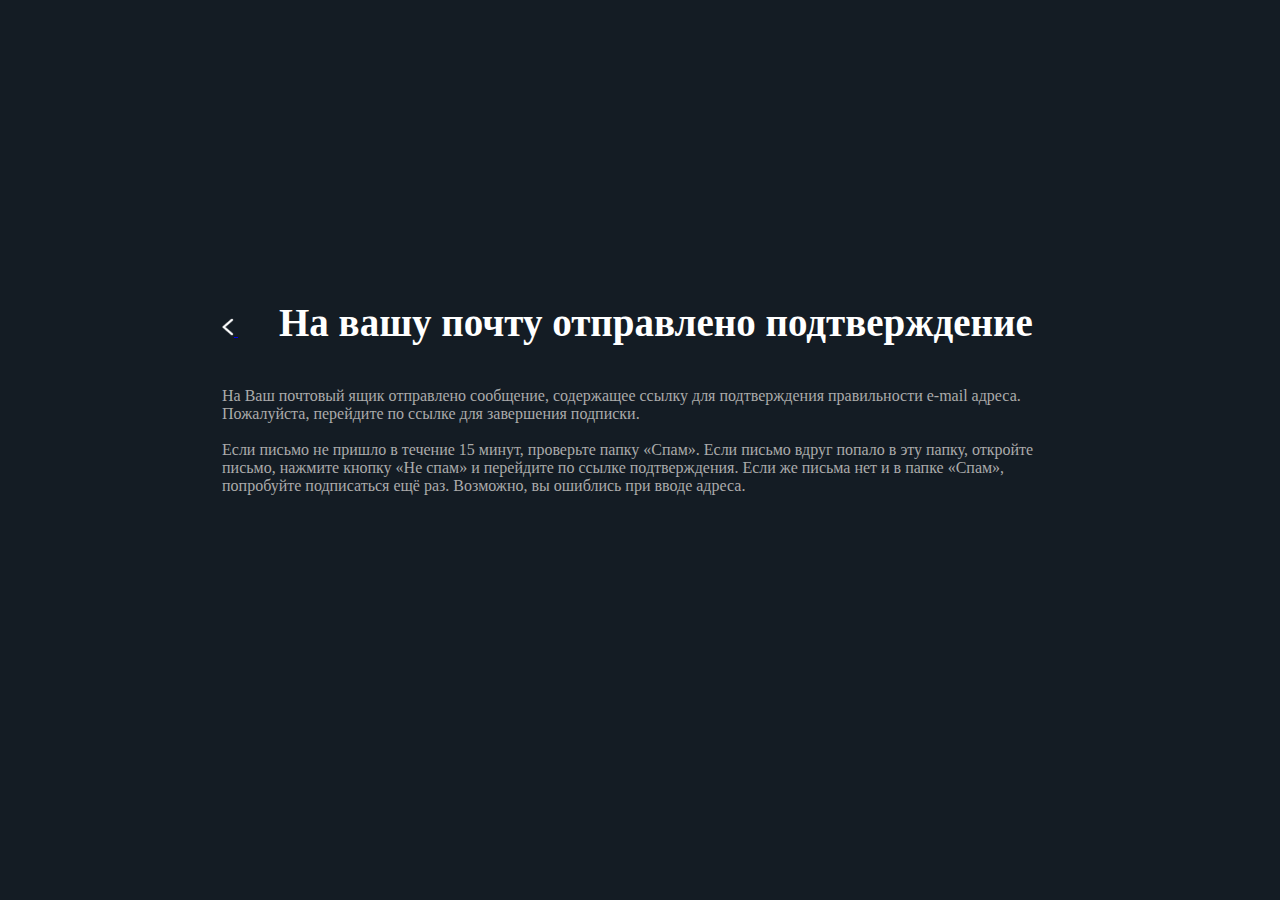
<file: podderjka registratsiya menu/index.html>
<!DOCTYPE html>
<html lang="en">
<head>
  <meta charset="UTF-8">
  <meta http-equiv="X-UA-Compatible" content="IE=edge">
  <meta name="viewport" content="width=device-width, initial-scale=1.0">
  <title>Document</title>
  <link rel="stylesheet" href="./main.css">
</head>
<body>
  
<div class="container">

  <a href="file:///C:/proyektlar%20uchun%20papka/gaming-sayt/vxod%20menu/vxod.html">
    <img src="./img/Arrow 3.png" alt="">
  </a>
  <h1>На вашу почту отправлено подтверждение</h1>

  <p>
    На Ваш почтовый ящик отправлено сообщение, содержащее ссылку для подтверждения правильности e-mail адреса. Пожалуйста, перейдите по ссылке для завершения подписки.
<br> <br>
Если письмо не пришло в течение 15 минут, проверьте папку «Спам». Если письмо вдруг попало в эту папку, откройте письмо, нажмите кнопку «Не спам» и перейдите по ссылке подтверждения. Если же письма нет и в папке «Спам», попробуйте подписаться ещё раз. Возможно, вы ошиблись при вводе адреса.
  </p>


</div>

</body>
</html>
</file>
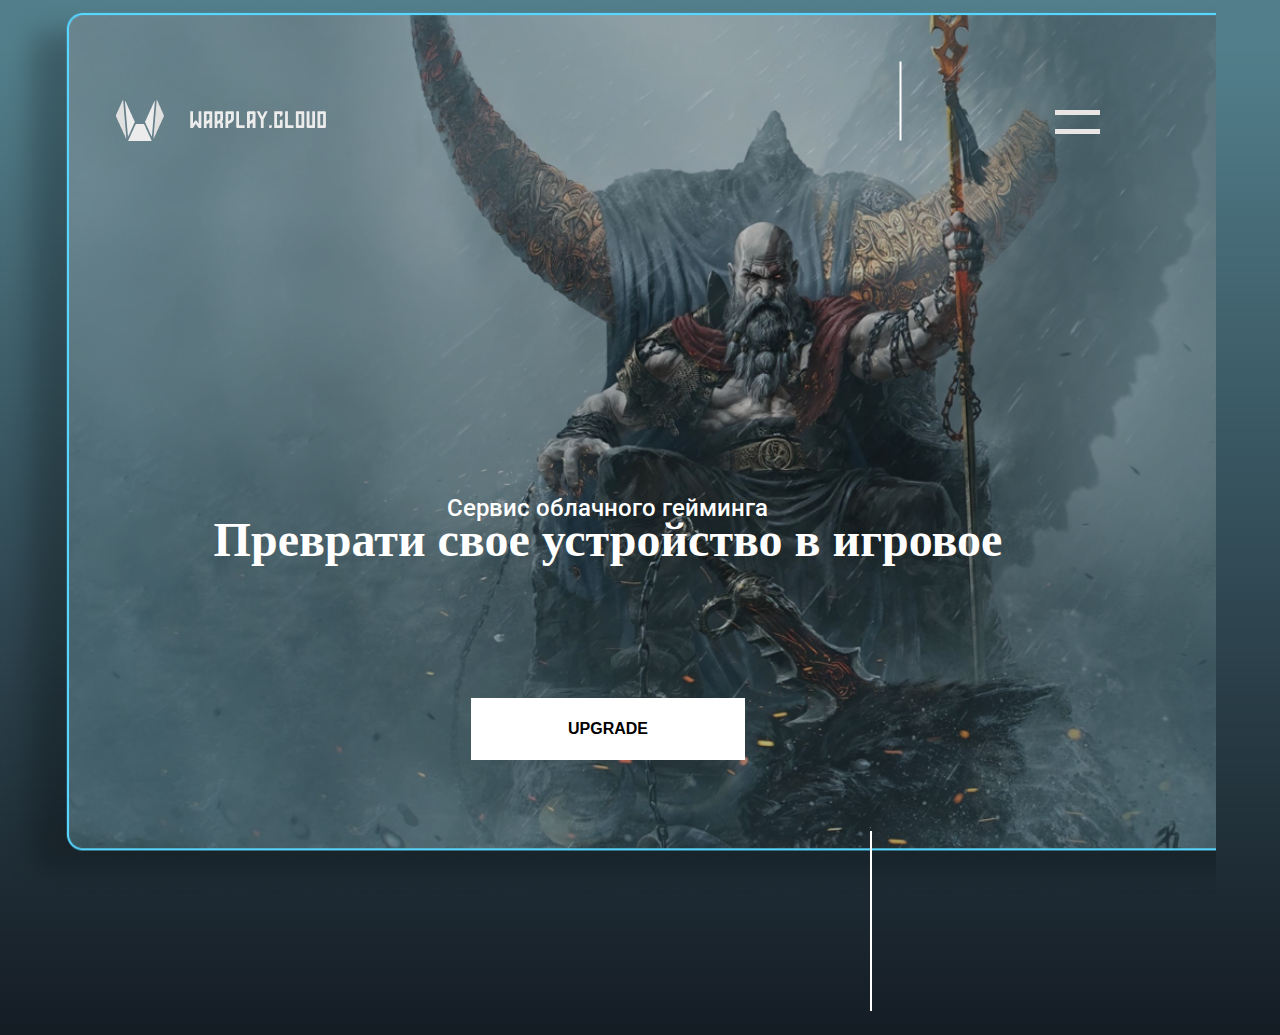
<file: slayd menu/index.html>
<!DOCTYPE html>
<html lang="en">
<head>
  <meta charset="UTF-8">
  <meta http-equiv="X-UA-Compatible" content="IE=edge">
  <meta name="viewport" content="width=device-width, initial-scale=1.0">
  <link rel="preconnect" href="https://fonts.googleapis.com">
<link rel="preconnect" href="https://fonts.gstatic.com" crossorigin>
<link href="https://fonts.googleapis.com/css2?family=Roboto:wght@400;500;700&display=swap" rel="stylesheet">
<link rel="preconnect" href="https://fonts.googleapis.com">
<link rel="preconnect" href="https://fonts.gstatic.com" crossorigin>
  <title>slayd menu</title>
  <link rel="stylesheet" href="./slayd.css">
</head>
<body>
  <header>
    <div class="container position">
      
      <div class="line-upper"></div>
      <div class="line-right"></div>
      <div class="line-bottom"></div>
      <nav>
        <div class="container">
        <article>
          <img src="../slayd menu/img-slayd/Group 32.png" alt="">
        </article>
        <article class="flex-end">
          <img src="../slayd menu/img-slayd/Rectangle 97.png" alt="">
          <br> 
          <img src="../slayd menu/img-slayd/Rectangle 97.png" alt="">
     
        </article>
      </div>
      </nav>
    
       
      <div class="data">
        <div class="container"> 
        <h2>Сервис облачного гейминга </h2>
        <h1>Преврати свое устройство в игровое </h1>
        <a href="file:///C:/proyektlar%20uchun%20papka/gaming-sayt/%D0%93%D0%BB%D0%B0%D0%B2%D0%BD%D0%B0%D1%8F%20menu/glavnaya.html" ><b>UPGRADE</b></a> 
      </div>
    </div>
    </div>
 
  </header>
</body>
</html>
</file>
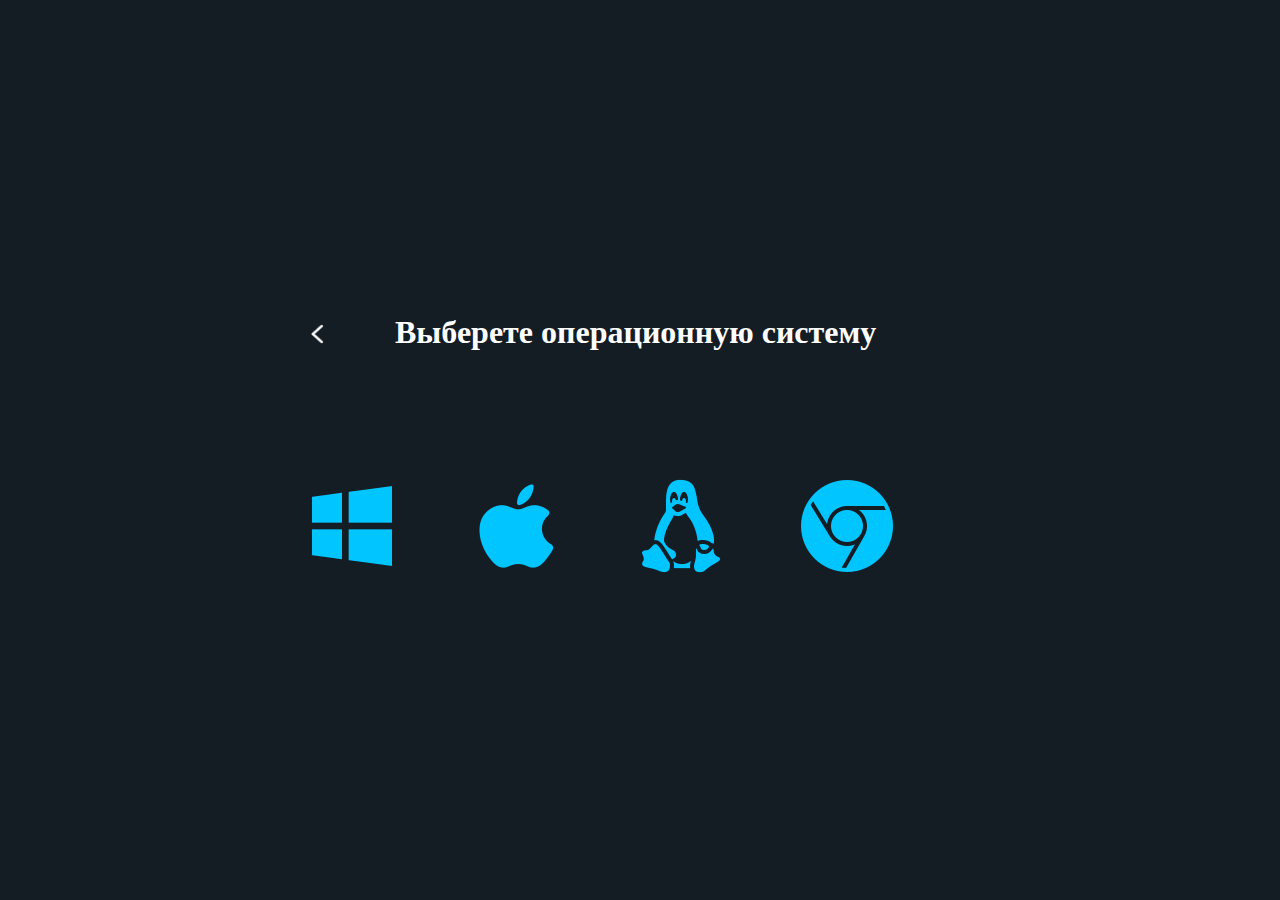
<file: download menu/download.html>
<!DOCTYPE html>
<html lang="en">
<head>
  <meta charset="UTF-8">
  <meta http-equiv="X-UA-Compatible" content="IE=edge">
  <meta name="viewport" content="width=device-width, initial-scale=1.0">
  <title>download menu</title>
  <link rel="stylesheet" href="./download.css">
</head>
<body>
    <div class="container">
        <div class="data">
          <a href="file:///C:/proyektlar%20uchun%20papka/gaming-sayt/%D0%93%D0%BB%D0%B0%D0%B2%D0%BD%D0%B0%D1%8F%20menu/glavnaya.html"> <img src="./img-dovnload/Arrow 3.png" alt=""> </a>
          <h1>Выберете операционную систему</h1>
        </div>

        <article class="images">
          <img src="./img-dovnload/Windows 10.png" alt="">
          <img src="./img-dovnload/Mac Client.png" alt="">
          <img src="./img-dovnload/Linux.png" alt="">
          <img src="./img-dovnload/Chrome.png" alt="">
        </article>

    </div>
</body>
</html>
</file>
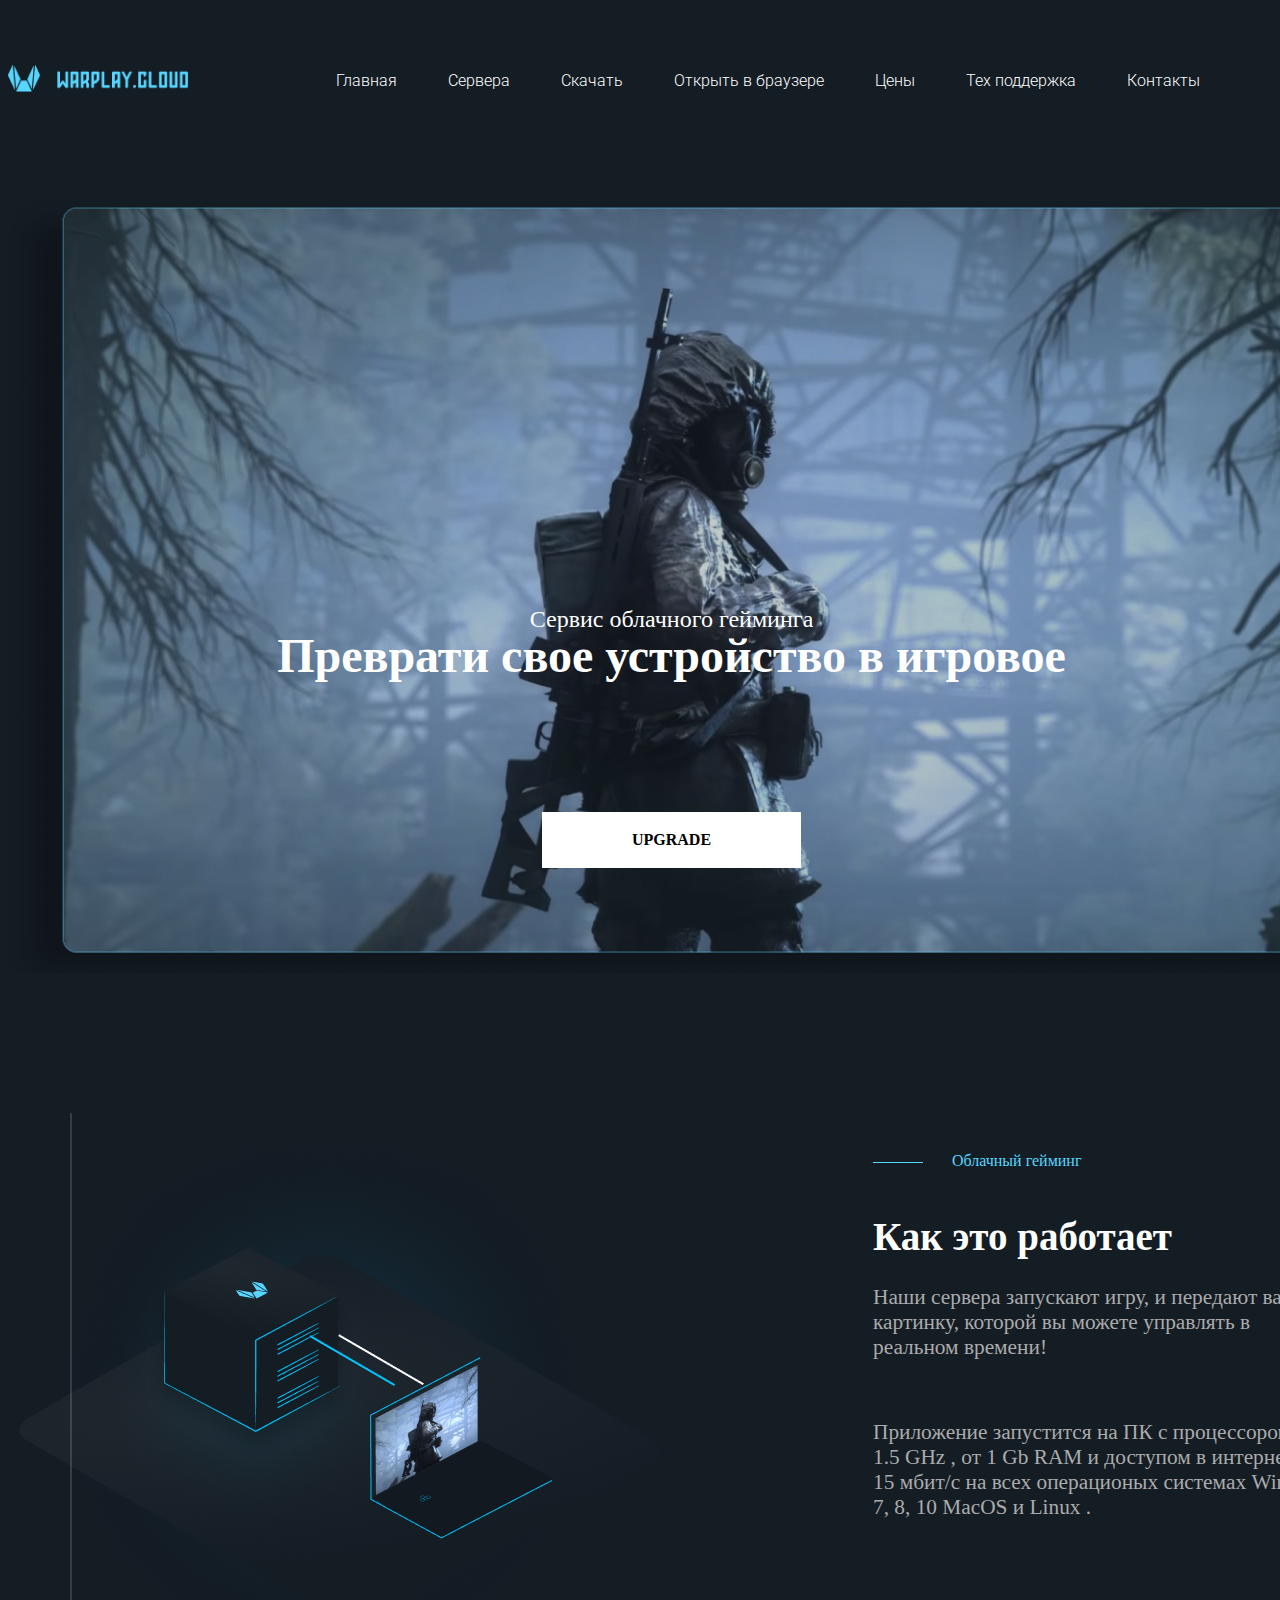
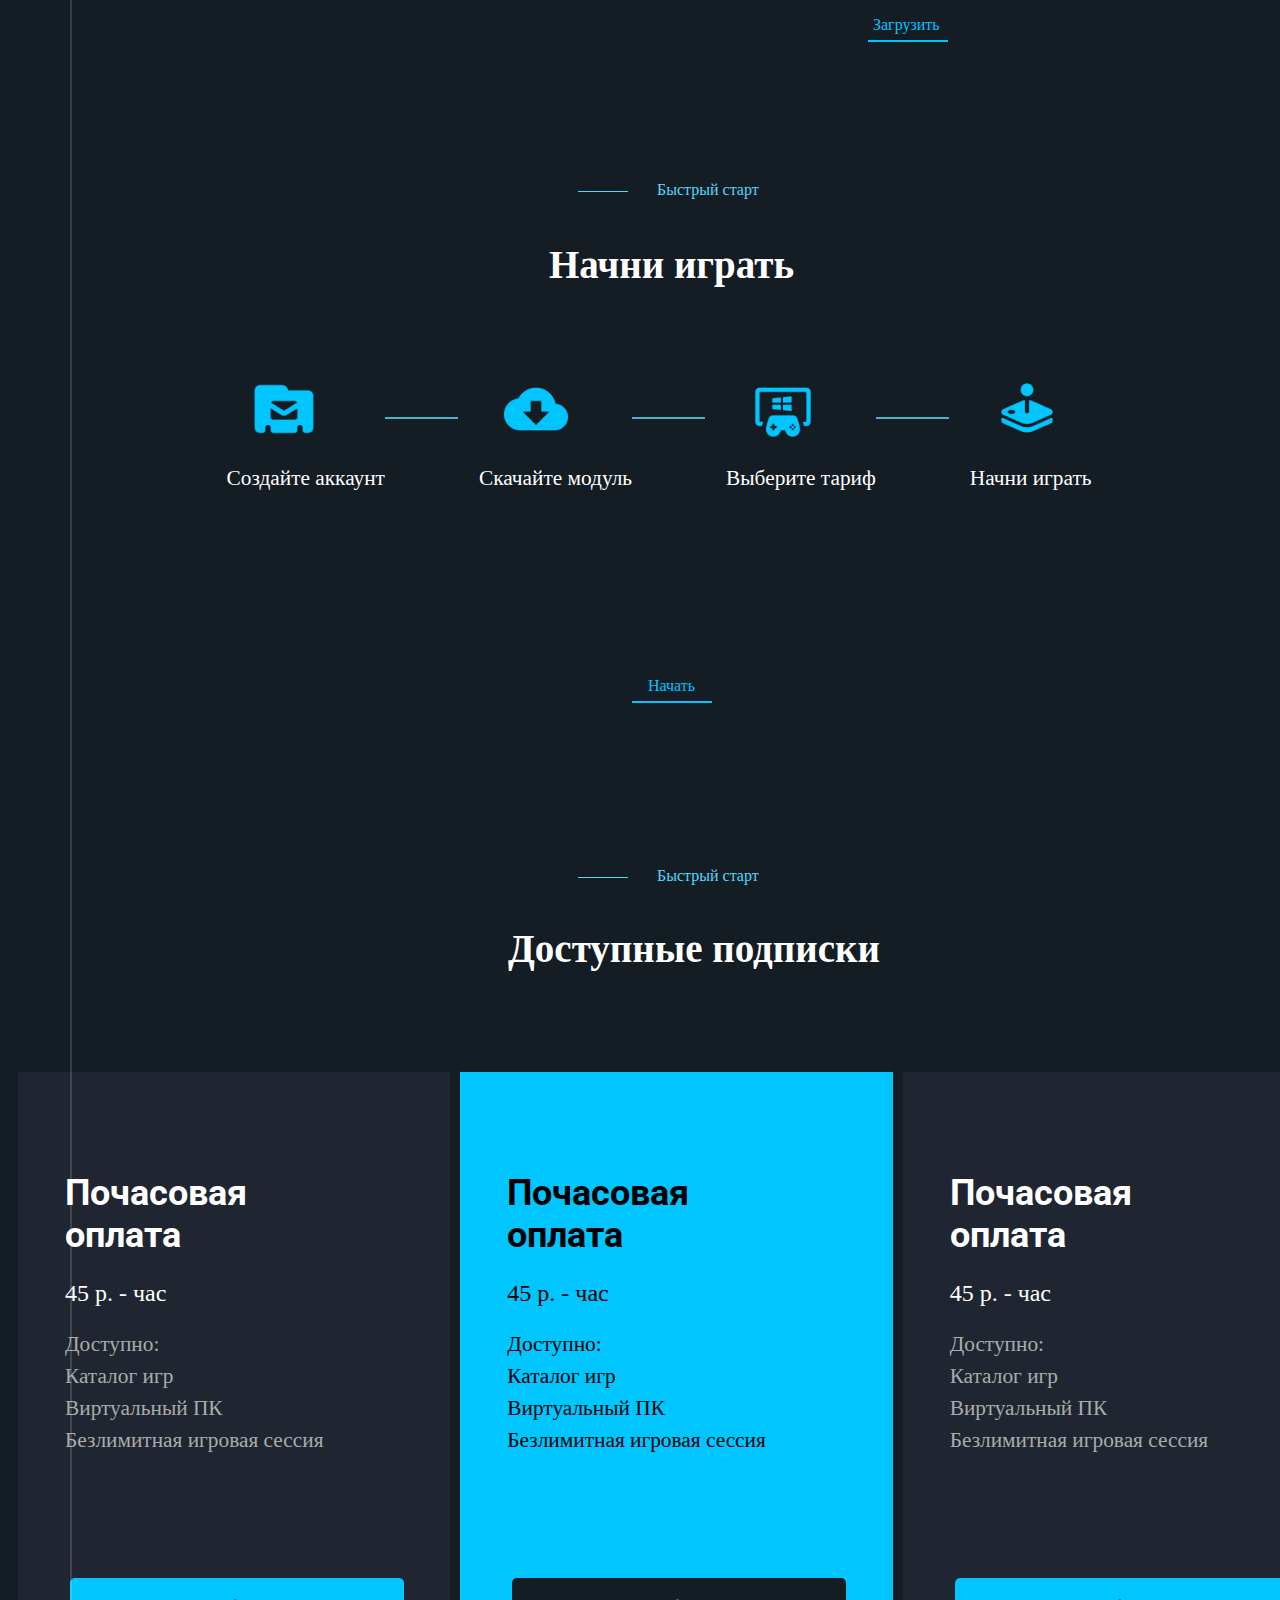
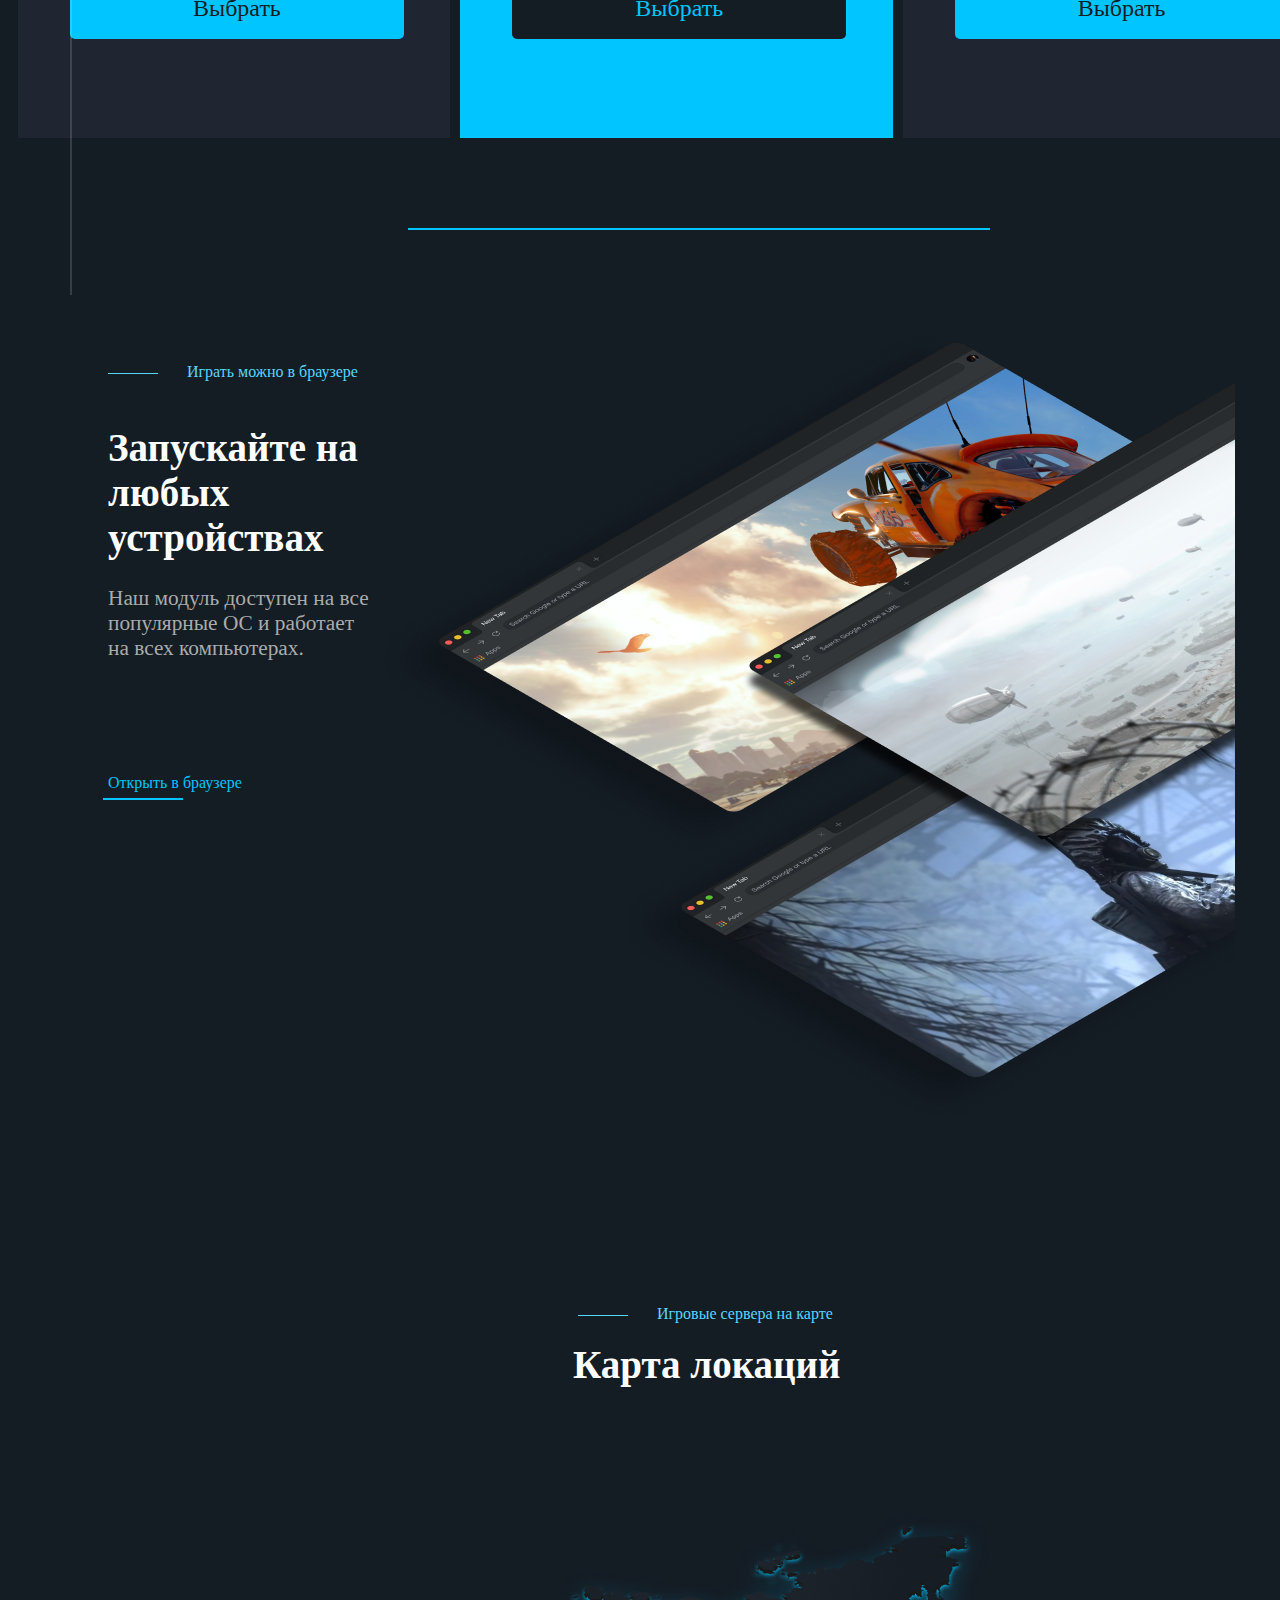
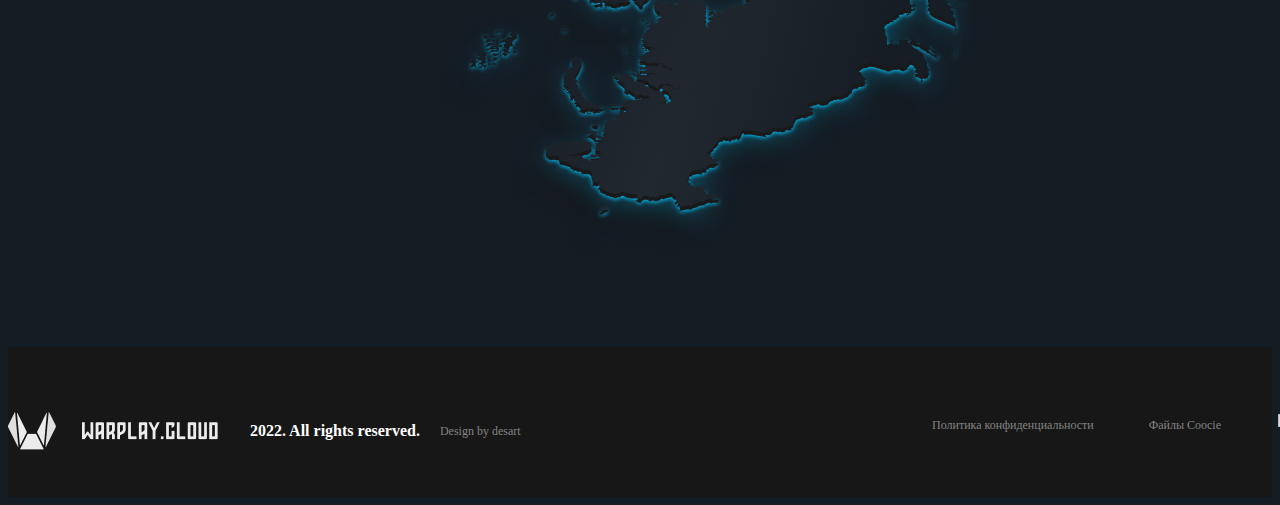
<file: Главная menu/glavnaya.html>
<!DOCTYPE html>
<html lang="en">
<head>
  <meta charset="UTF-8">
  <meta http-equiv="X-UA-Compatible" content="IE=edge">
  <meta name="viewport" content="width=device-width, initial-scale=1.0">
  <link rel="preconnect" href="https://fonts.googleapis.com">
<link rel="preconnect" href="https://fonts.gstatic.com" crossorigin>
<link href="https://fonts.googleapis.com/css2?family=Roboto:wght@300;400;500;700&display=swap" rel="stylesheet">
  <title>Главная menu</title>
  <link rel="stylesheet" href="./glavnaya.css">
</head>
<body>

<header>
  <div class="container">
    <nav>
        <img src="./navbar/Group 33.png" alt="">

        <div class="list">
          <ul>
            <li><a href="">Главная</a></li>
            <li><a href="">Сервера</a></li>
            <li><a target="_blank" href="file:///C:/proyektlar%20uchun%20papka/gaming-sayt/download%20menu/download.html">Скачать</a></li>
            <li><a href="">Открыть в браузере</a></li>
            <li><a href="">Цены</a></li>
            <li><a href="">Тех поддержка</a></li>
            <li><a target="_blank" href="file:///C:/proyektlar%20uchun%20papka/gaming-sayt/%D0%9A%D0%BE%D0%BD%D1%82%D0%B0%D0%BA%D1%82%D1%8B%20menu/kontakt.html">Контакты</a></li>
          </ul>
        </div>
    </nav>
  </div>
</header>
<br> <br> <br> <br> <br>
<div class="container">
<main>
  <div class="container">
      <div class="main-data">
      <h2>Сервис облачного гейминга</h2>
      <h1>Преврати свое устройство в игровое </h1>
      <a href=""><b>UPGRADE</b></a>
    </div>
  </div>
</main>
</div>

<section class="section-one">
<div class="section-one_line"></div>
  <div class="container">
   
    <div class="section_flex section-one_flex">
    <img src="./section-one/ImageServerHost.png" alt="">

       <article class="article">

        <div class="one-line"></div>
        <a class="linked">Облачный гейминг</a>

        <h1>Как это работает </h1>

        <p>Наши сервера запускают игру, и передают
          вам картинку, которой вы можете управлять
          в реальном времени!</p>
          <br>
          <p>Приложение  запустится на ПК с процессором
            от 1.5 GHz , от 1 Gb RAM и доступом в интернет
            от 15 мбит/с
             на всех операционых системах
            Windows 7, 8, 10 MacOS и Linux .</p>
            <div class="linked-one">
            <a  href="#">Загрузить</a>
            <div class="link-line"></div>
          </div>

       </article> 
  </div>


<div class="section-one_content">

<article class="one-content-link">
  <div class="one-line"></div>
  <a class="linked">Быстрый старт</a>
</article>

<h1>Начни играть</h1>

</div>

<div class="section-one_flex2">

  <div class="section-one_card">
    <img src="./section-one/Mail Contact.png" alt="">
    <p>Cоздайте аккаунт</p>
  </div>
  <div class="section-one_card-line"></div>

  <div class="section-one_card">
    <img src="./section-one/Download from the Cloud.png" alt="">
    <p>Cкачайте модуль</p>
  </div>
  <div class="section-one_card-line"></div>

  <div class="section-one_card">
    <img src="./section-one/Ds3 Tool.png" alt="">
    <p>Выберите тариф </p>
  </div>
  <div class="section-one_card-line"></div>

  <div class="section-one_card">
    <img src="./section-one/Apple Arcade.png" alt="">
    <p>Начни играть </p>
  </div>
</div>

<div class="linked-one section-one_link">
  <a  href="#">Начать</a>
  <div class="link-line lining"></div>
</div>




<div class="section-one_content2">
  <article class="one-content-link">
    <div class="one-line"></div>
    <a class="linked">Быстрый старт</a>
  </article>

  <h1><a href="file:///C:/proyektlar%20uchun%20papka/gaming-sayt/%D0%A0%D0%B5%D0%B3%D0%B5%D1%81%D1%82%D1%80%D0%B0%D1%86%D0%B8%D1%8F%20menu/registratsiya.html">Доступные подписки</a></h1>

  <div class="section-one_flex3">

    <div class="section-one_flex3-card">
        <h1>Почасовая <br>
          оплата</h1>

          <h2>45 р.  -  час</h2>

          <p>Доступно: <br>
            Каталог игр <br>
            Виртуальный ПК <br>
            Безлимитная игровая сессия</p>

            <a href="#">Выбрать</a>

    </div>


    <div class="section-one_flex3-card section-one_flex3-card-change">
      <h1>Почасовая <br>
        оплата</h1>

        <h2>45 р.  -  час</h2>

        <p>Доступно: <br>
          Каталог игр <br>
          Виртуальный ПК <br>
          Безлимитная игровая сессия</p>

          <a href="#">Выбрать</a>

  </div>

  <div class="section-one_flex3-card">
    <h1>Почасовая <br>
      оплата</h1>

      <h2>45 р.  -  час</h2>

      <p>Доступно: <br>
        Каталог игр <br>
        Виртуальный ПК <br>
        Безлимитная игровая сессия</p>

        <a href="#">Выбрать</a>

</div>


  </div>

</div>

  <div class="section-one_line2"></div>

  </div>
</section>

<section class="section-one section-two">
<div class="container">

  <div class="section_flex section-two_flex">
    
       <article class="article  section-two_article">

        <div class="one-line"></div>
        <a class="linked">Играть можно в браузере</a>

        <h1>Запускайте на любых <br> устройствах </h1>

        <p>Наш модуль доступен на все популярные ОС
          и работает на всех компьютерах.</p>
          <br>
           <div class="linked-one">
            <a  href="#">Открыть в браузере</a>
            <div class="link-line"></div>
          </div>

       </article> 
  
       <img  src="./section-two/Group 74.png" alt="">
     </div>

     <br> <br> <br> <br>
     
<article class="one-content-link">
  <div class="one-line"></div>
  <a class="linked">Игровые сервера на карте</a>
</article>

<h1 class="location-map">Карта локаций</h1>

<img class="russian-map" src="./section-three/Russia.png" alt="">

</div>
</section>

<footer>
  <div class="container">

    <div class="footer-flex">

      <article class="footer-card1">
        <img src="./footer/Group 33.png" alt="">
        <b >2022. All rights reserved.</b>
        <span>Design by desart</span>
      </article>


      
      <article class="footer-card2">
        <span><a href="">Политика конфиденциальности</a></span>
        <span><a href="">Файлы Coocie</a></span>
        <img src="./footer/VK com.png" alt="">
        <img src="./footer/Discord.png" alt="">
        <img src="./footer/YouTube.png" alt="">
      </article>

    </div>

  </div>
</footer>

</body>
</html>
</file>
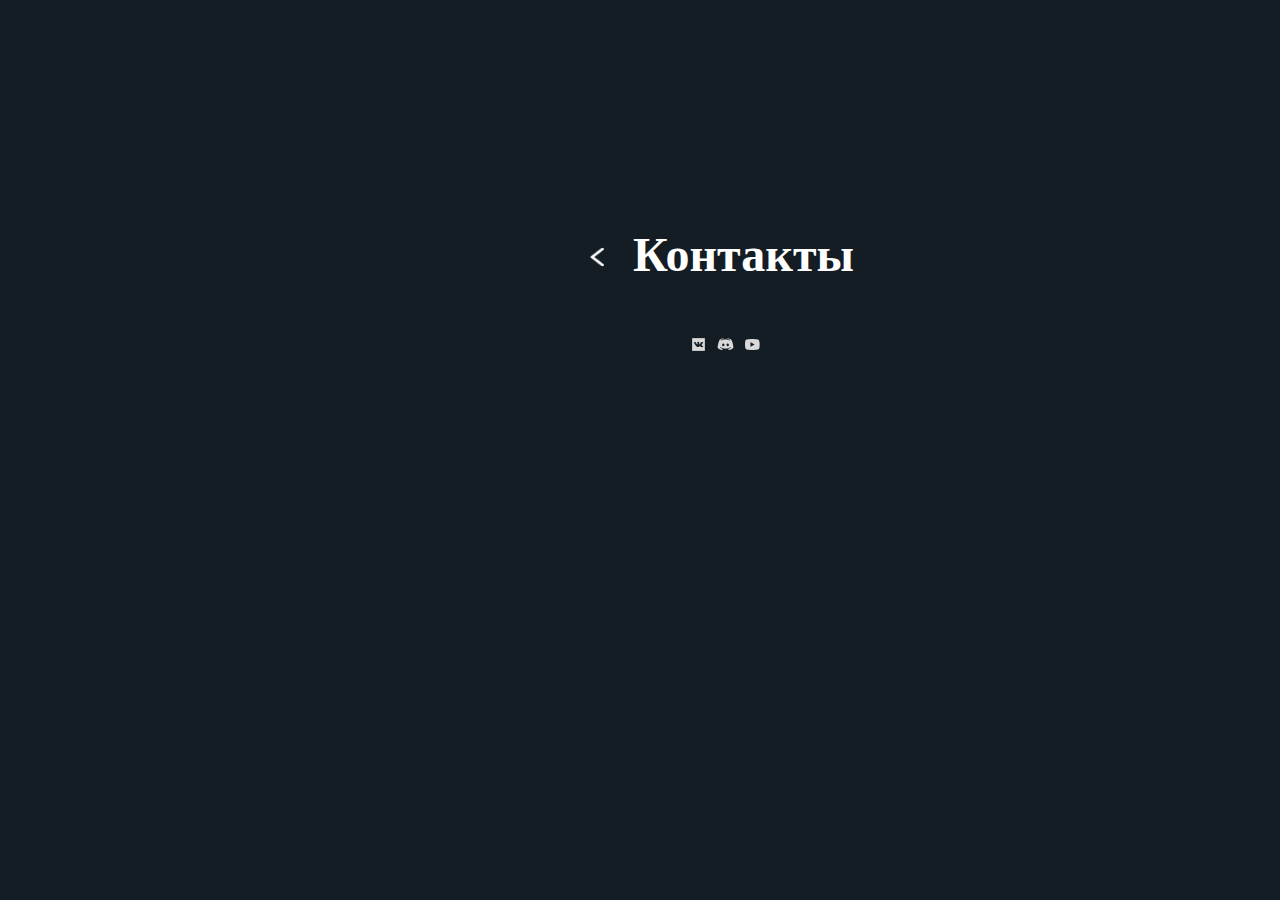
<file: Контакты menu/kontakt.html>
<!DOCTYPE html>
<html lang="en">
<head>
  <meta charset="UTF-8">
  <meta http-equiv="X-UA-Compatible" content="IE=edge">
  <meta name="viewport" content="width=device-width, initial-scale=1.0">
  <title>Контакты menu</title>
  <link rel="stylesheet" href="./kontakt.css">
</head>
<body>
  
<div class="container">
  
  <div class="data">
    <a href="file:///C:/proyektlar%20uchun%20papka/gaming-sayt/%D0%93%D0%BB%D0%B0%D0%B2%D0%BD%D0%B0%D1%8F%20menu/glavnaya.html">  <img src="./kontakt img/Arrow 3.png" alt="">  </a>
    <h1>Контакты</h1>
  </div>

  <div class="images">
    <img src="./kontakt img/VK com.png" alt="">
    <img src="./kontakt img/Discord.png" alt="">
    <img src="./kontakt img/YouTube.png" alt="">
  </div>

</div>

</body>
</html>
</file>
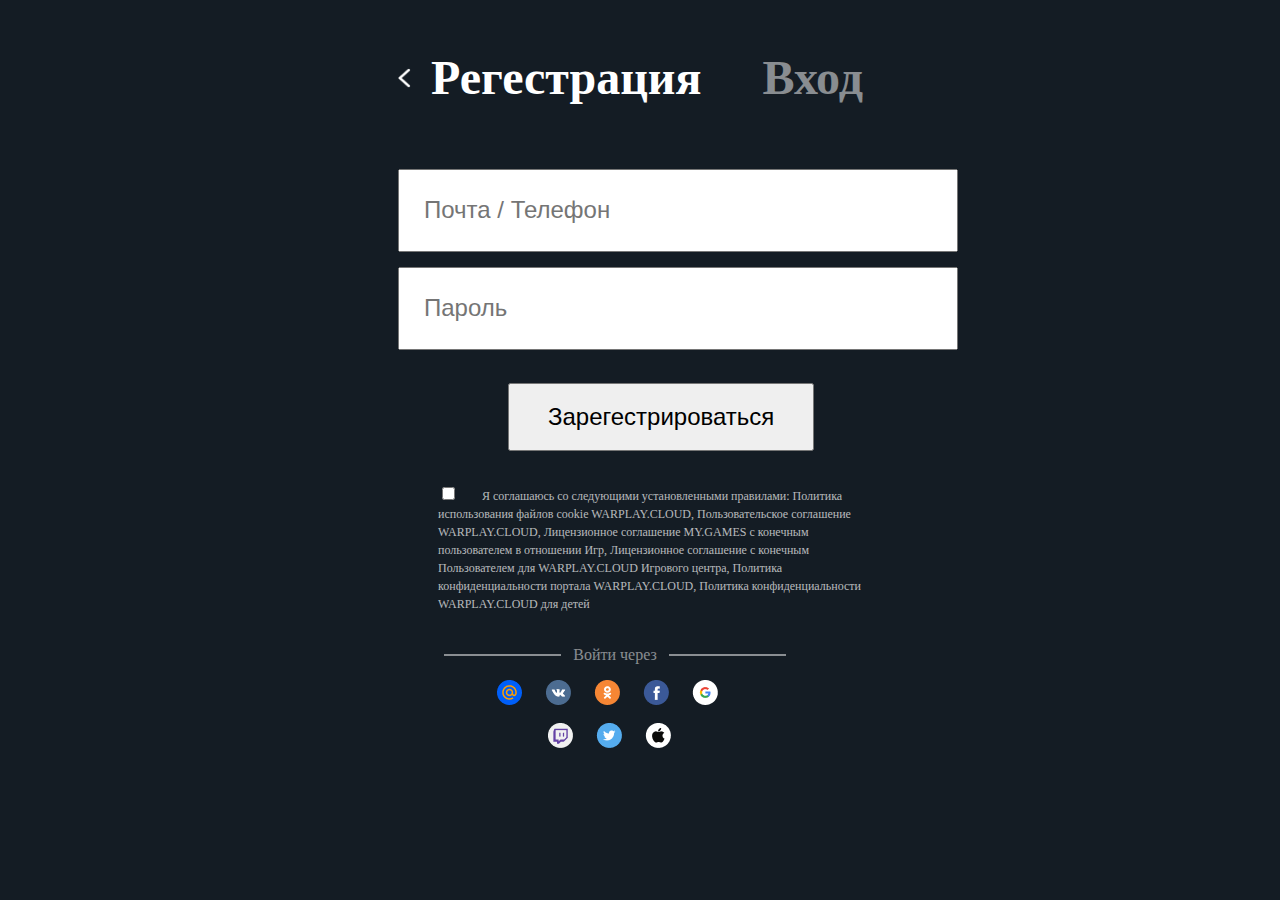
<file: Регестрация menu/registratsiya.html>
<!DOCTYPE html>
<html lang="en">
<head>
  <meta charset="UTF-8">
  <meta http-equiv="X-UA-Compatible" content="IE=edge">
  <meta name="viewport" content="width=device-width, initial-scale=1.0">
  <title>Регестрация menu</title>
  <link rel="stylesheet" href="./registratsiya.css">
</head>
<body>
  
  <div class="container">

    <dv class="content">

      <div class="upper">
        <a href="file:///C:/proyektlar%20uchun%20papka/gaming-sayt/%D0%93%D0%BB%D0%B0%D0%B2%D0%BD%D0%B0%D1%8F%20menu/glavnaya.html"> <img src="./registratsiya img/Регестрация img/Arrow 3.png" alt=""></a>
        <a href=""> <h1 class="register">Регестрация</h1> </a>
        <a href="file:///C:/proyektlar%20uchun%20papka/gaming-sayt/vxod%20menu/vxod.html"> <h1 class="vxod">Вход</h1> </a>
      </div>

      <div class="form">

        <form >
          <input type="text" placeholder="Почта / Телефон" >
          <br>
          <input type="password" placeholder="Пароль">
          <br>
          <br>
          <input class="submit" type="submit" value="Зарегестрироваться">
          <br>
          <br>
          <span class="checked-text">
          <input  type="checkbox" id="checkbox" name="checkbox" >
          <label for="checkbox">
            Я соглашаюсь со следующими установленными правилами: Политика использования файлов cookie WARPLAY.CLOUD, Пользовательское соглашение WARPLAY.CLOUD, Лицензионное соглашение MY.GAMES с конечным пользователем в отношении Игр, Лицензионное соглашение с конечным Пользователем для WARPLAY.CLOUD Игрового центра, Политика конфиденциальности портала WARPLAY.CLOUD, Политика конфиденциальности WARPLAY.CLOUD для детей
          </label>        
        </span>
        </form>
      </div>

      <div class="flex-one">
        
      <div class="line1"></div>
        <article class="article-text">
          <p>Войти через</p>
        </article>
      <div class="line1"> </div>

      </div>


      <div class="images">

        <img src="./registratsiya img/Регестрация img/Mail.ru.png" alt="">
        <img src="./registratsiya img/Регестрация img/VK.png" alt="">
        <img src="./registratsiya img/Регестрация img/OK.png" alt="">
        <img src="./registratsiya img/Регестрация img/Facebook.png" alt="">
        <img src="./registratsiya img/Регестрация img/Google.png" alt="">

        <br>

        <span>
          <img src="./registratsiya img/Регестрация img/Twitch.png" alt="">
          <img src="./registratsiya img/Регестрация img/Twitter.png" alt="">
          <img src="./registratsiya img/Регестрация img/Apple.png" alt="">
        </span>

      </div>


    </dv>


  </div>
</body>
</html>
</file>
<file: podderjka registratsiya menu/main.css>
body{
  margin: 0;
  padding: 0;
  box-sizing: border-box;
  background-color: rgba(20, 28, 36, 1);
  color: white;
}

.container{
  width: 836px;
  margin: 274px auto;  

}

.container>h1{
  display: inline-block;
  margin-left: 41px;
  font-size: 39px;
}

.container>a>img{
  width: 12px;
  height: 18px;
}

.container>p{
  color: #ABABAB;
}
</file>
<file: slayd menu/slayd.css>
body{
  margin: 0;
  padding: 0;
  box-sizing: border-box;
  background: linear-gradient(360deg, #141C24 0%, rgba(20, 28, 36, 0) 95.65%), #527E8B;
  font-family:'Roboto' ;
  height: 115vh;

}

.container{
  width: 90%;
  margin: 0 auto;
}

header{
  width: 95vw  ;
  height: 100vh;
  background-image: url(./img-slayd/Rectangle\ 94.png);
  background-repeat: no-repeat;
  background-size: cover;
}

nav>.container{
  position: relative;
  top: 100px;
  display: flex;
  justify-content: space-between;
}

.data>.container{
  text-align: center;
  margin-top: 449px;
  color: white  ;
  position: relative;
}

.data>.container>h2{
  font-weight: 500;
  font-family: 'Roboto'; 
}

.data>.container>h1{
font-size: 48px;
font-family:'Voltaire' ;
margin-top: -30px;
margin-bottom: 131px;
}

.data>.container>a>b{
  font-weight: 900;
  display: inline-block;
  color:black ;
  font-family: Arial, Helvetica, sans-serif;
  background-color: #fff;
  text-decoration: none;    
  position: relative;
  padding: 22px 97px;
  border: none;
}

.position{
  position: relative;
}

.line-upper{
  width: 77px;
  height: 0;
  border: solid 1px white;
  transform: rotate(90deg);
  position: absolute;
  top: 100px;
  left: 800px;
}

.line-right{
  width: 38vw;
  height: 0;
  border: solid 1px white;
  transform: rotate(90deg);
  position: absolute;
  top: 530px;
  left: 1170px;
}

.line-bottom{
  width: 178px;
  height: 0;
  border: solid 1px white;
  transform: rotate(90deg);
  position: absolute;
  top: 920px;
  left: 720px;

}
</file>
<file: download menu/download.css>
*{
  margin: 0;
  padding: 0;
  box-sizing: border-box;
}

body{
  background-color: #141C24;
}

.container{
  width: 658px;
  margin: 0 auto;
}

.data{
  margin-top: 314px;
  color: white;
  display: flex;
  margin-bottom: 125px;
}

.data>a>img{
  text-decoration: none;
  display: inline-block;
  margin-right: 71px;
  margin-top: 10px;
  width: 13px;
  height: 20px;
}

.images{
  margin-left: -70px;
}

.images>img{
  margin-left: 61px;
}
</file>
<file: Главная menu/glavnaya.css>
body{
  background-color: #141C24;
}


.container{
  width: 1327px;
    margin: 0 auto;
}

nav{
  margin-top: 55px;
  display: flex;
  background-color: #141C24;

}

nav>img{
  margin-top:10px;
  height: 27px;
}

.list>ul>li{
  display: inline-block;
  margin-right: 47px;
}

.list>ul>li:first-child{
  margin-left: 106px;
}

.list>ul>li>a{
  display: inline-block;
  text-decoration: none;
  color: white;
  font-family: 'roboto';
  font-weight: 300;
}

main{
width: 100%;
margin: 0 auto;  
height: 777px;
background-image: url(./Rectangle\ 71.png);
background-repeat: no-repeat;
background-size: cover;

}

main>.container{
  color: white;
  text-align: center;
}

.main-data{
padding-top: 390px;
}

.main-data>h2{
font-weight: 500;
}

.main-data>h1{
  margin-top: -25px;
  font-size: 48px;
}
  

.main-data>a{
display: inline-block;
color: black;
background-color: white;
text-decoration: none;
padding: 19px 90px;
margin-top: 97px;
}

.section-one{
  margin-top: 140px;
  color: white;
  position: relative;
}

.section_flex{
  display: flex;
  align-items: center ;
}


.section_flex>.article{
  margin-left: 100px;
}

.section_flex>img{
  margin-right: 100px;
}

.one-line{
 display: inline-block;
  width: 50px;
  height: 1px;
  background-color: #57D6FF;
  position: relative;
  top: -3px;
}

.linked{
display: inline-block;
margin-top: 10px;  
color: #57D6FF;
margin-left: 25px;
margin-bottom: 17px;
}

.section_flex>.article>h1{
  font-size: 39px;
}

.section_flex>.article>p{
 color: #ABABAB; 
 font-size: 21.33px;
}

.linked-one>a{
  text-decoration: none;
  display: inline-block;
  margin-top: 74px;
  color: #00C5FF;
  font-weight: 500;
}

.linked-one{
  position: relative;

}

.link-line{
  margin-top: 6px;
  margin-left: -5px;
  width: 80px;
  height: 2px;
  background-color: #00C5FF;
}

.section-one_line{
  position: absolute;
  top: 0 ; 
  left: 62px;
  height: 2382px;
  width: 2px ;
  background-color: #FFFFFF26;
}

.one-content-link{
  margin-top: 100px;
  margin-left: 570px;
  margin-bottom: 24px;
}

.section-one_content>h1{
text-align: center;
color: white;
font-size: 39px;
margin-bottom: 90px;
}

.section-one_flex2{
  display: flex;
  justify-content: center;
  margin-bottom: 90px;
}

.section-one_card>p{
margin-left: -25px;
font-size: 21.33px;
}



.section-one_card-line{
  width: 73px;
  height: 2px;
  background-color: #50AFCD;
  margin-top: 40px;
  margin-right: 46px;
}

.section-one_link{
  text-align: center;
}

.lining{
margin-left: 624px;
margin-bottom: 154px;
}

.section-one_content2>h1>a{
display: inline-block;
margin-bottom: 80px;
margin-left: 500px;
font-size: 39px;
color: white;
text-decoration: none;
}

.section-one_flex3{
  display: flex;
}

.section-one_flex3-card{
  width: 400px;
  height: 543px;
  margin-left: 10px;
  padding: 76px 42px 47px 47px;
  background-color:#1F2631;
}

.section-one_flex3-card>h1{
  font-size: 36px;
  font-weight: 700;
  font-family: 'Roboto';
}


.section-one_flex3-card>h2{
font-size: 24px;
font-weight: 500;
}

.section-one_flex3-card>p{
  color: #ABABAB;
  font-size:  21.33px;
  font-weight: 300;
  line-height: 31.99px;
}

.section-one_flex3-card>a{
display: inline-block;  
margin-top: 100px;
margin-left: 5px;
text-decoration: none;
color: #141C24;
font-size: 24px;
padding: 17px 123px;
background-color:#00C5FF;
border-radius: 5px;
}



.section-one_flex3-card2{
  width: 400px;
  height: 543px;
  margin-left: 10px;
  padding: 76px 42px 47px 47px;
  background-color:#1F2631;
}



.section-one_flex3-card-change{
  width: 400px;
  height: 543px;
  margin-left: 10px;
  padding: 76px 42px 47px 47px;
  color: black ;
  background-color:#00C5FF;
}

.section-one_flex3-card-change>p{
  color: black;
}

.section-one_flex3-card-change>a{
display: inline-block;  
margin-top: 100px;
margin-left: 5px;
text-decoration: none;
font-size: 24px;
padding: 17px 123px;
color:#00C5FF;
background-color:#141C24; 
border-radius: 5px;
}

.section-one_line2{
  width: 582px;
  height: 2px;
  background-color: #00C5FF;
  margin-top: 90px;
  margin-left: 400px;
}

.section-two{
  margin-top: 100px;
}

.section-two_flex{
  display: flex;
}

.section-two_article{
  margin-top: -300px;
  z-index: 99;
  margin-left: -300px;
}

.location-map{
  display: inline-block;
  text-align: center;
  font-size: 39px;
  margin-left: 565px ;
  margin-top: -30px;
}

.russian-map{
  margin-top: 30px;
  margin-left: 360px;
  margin-bottom: 80px;
}

footer{
  height: 150px;
  background-color: #171717;
  color: white;
}

.footer-flex{
  display: flex;
  justify-content: space-between;
}

.footer-card1{
  margin-top: 65px;
  display: flex;
  align-items: center;
}

.footer-card1>b{
  display: inline-block;
  margin-left: 30px;
  margin-right: 20px;
}

.footer-card1>span{
  color: #838383;
  font-size: 12px;

}


.footer-card2{
  margin-top: 65px;
}

.footer-card2>span>a{
  text-decoration: none;
  margin-right:51px ;
  color: #838383;
  font-size: 12px;
}
</file>
<file: Контакты menu/kontakt.css>
*{
  margin: 0;
  padding: 0;
  box-sizing: border-box;
}

body{
  background-color: #141C24;
}

.container{
  width: 100px;
  margin: 0 auto;
  color: white;
}

.data{
  margin-top: 227px;
  display: flex;
  margin-bottom: 54px;
}
.data>h1{
  margin-left: -10px;
  font-size: 48px;
}

.data>a>img{
  margin-top: 20px;
  width: 15px;
  height: 20px;
  margin-right: 38px; 
}

.images{
  display: flex;
  margin-left: 90px;

}

.images>img{
  margin-left: 10px;
}
</file>
<file: Регестрация menu/registratsiya.css>
body{
  margin: 0;
  padding: 0;
  box-sizing: border-box;
  background-color: #141C24;
  color: white;
}

.container{
  width: 484px;
  margin: 0 auto;
}

.content{
  margin-top: 124px;
  padding-left: 37px;
  padding-right: 37px;
}

.upper{
  display: flex;  
}

.upper>a{
  display: inline-block;
  margin-top: 50px;
  margin-right: 20px;
}

.upper>a>img{
  width: 13px;
  height: 20px;

}

.register{
  margin-top: -18px;
  display: inline-block;
  color: white;
  font-size: 48px;
  margin-right: 41px;
  text-decoration: none;
}

.vxod{
  margin-top: -18px;
  display: inline-block;
  font-size: 48px;
  color: rgba(255, 255, 255, 0.5);
  text-decoration: none;
}

.form{
  margin-top: 32px;
}

form>input{
  margin-bottom: 15px;
  padding: 25px 222px 26px 24px ;
  font-size: 24px;
  color: rgba(0, 0, 0, 0.5);
}

.checked-text{
  display: inline-block;
  margin-left: 40px;
}

label{
  color:rgba(255, 255, 255, 0.7);
  font-size: 12px;
  line-height: 14px;
  text-align: center;
  margin-left: 20px;
} 
 

.submit{
  padding: 18px 38px;
  margin-left:110px ;
  text-align: center;
  color: black;

}


.flex-one{
  margin-left: -50px;
  margin-top: 22px;
  display: flex;
  justify-content: center;
  color: rgba(255, 255, 255, 0.5);
}

.line1{
  width: 117px;
  height: 2px;
  background-color: rgba(255, 255, 255, 0.5);
  margin: 10px 12px;
  margin-top: 20px;
}


.article-text>p{
  margin-top: 12px;
}

.images{
  margin-left: 80px;
}

.images>img{
  margin-left: 19px;
}


.images>span{
  display: inline-block;
  margin-left: 50px;
  margin-top: 13px;
}

.images>span>img{
  margin-left: 19px ;
}
</file>
